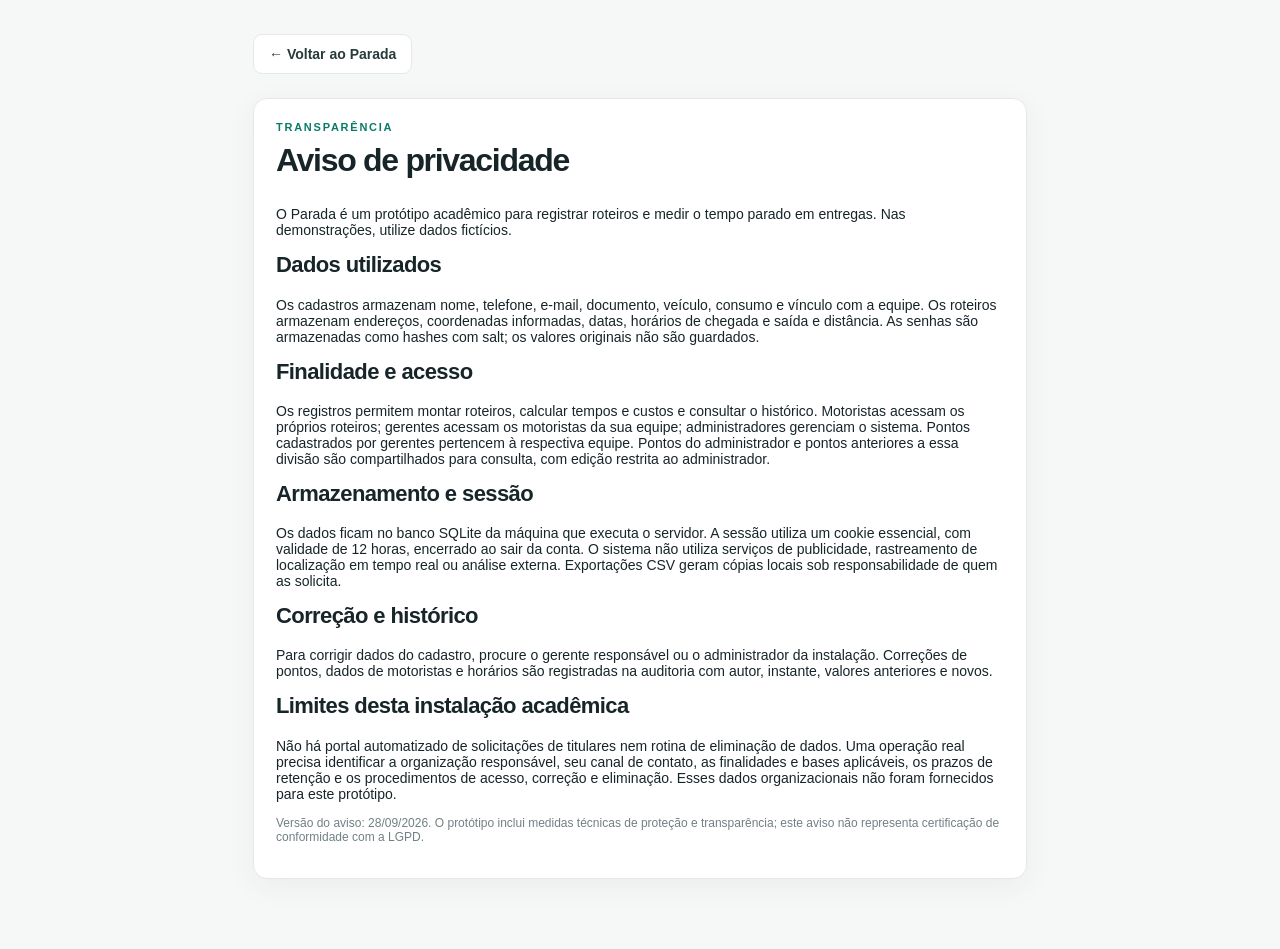
<file: privacidade.html>
<!doctype html>
<html lang="pt-BR"><head><meta charset="utf-8"><meta name="viewport" content="width=device-width,initial-scale=1"><title>Privacidade | Parada</title><link rel="stylesheet" href="/style.css"></head>
<body><main class="content" style="max-width:850px"><a class="button" href="/">← Voltar ao Parada</a><section class="card" style="margin-top:24px"><span class="eyebrow">TRANSPARÊNCIA</span><h1>Aviso de privacidade</h1>
<p>O Parada é um protótipo acadêmico para registrar roteiros e medir o tempo parado em entregas. Nas demonstrações, utilize dados fictícios.</p>
<h2>Dados utilizados</h2><p>Os cadastros armazenam nome, telefone, e-mail, documento, veículo, consumo e vínculo com a equipe. Os roteiros armazenam endereços, coordenadas informadas, datas, horários de chegada e saída e distância. As senhas são armazenadas como hashes com salt; os valores originais não são guardados.</p>
<h2>Finalidade e acesso</h2><p>Os registros permitem montar roteiros, calcular tempos e custos e consultar o histórico. Motoristas acessam os próprios roteiros; gerentes acessam os motoristas da sua equipe; administradores gerenciam o sistema. Pontos cadastrados por gerentes pertencem à respectiva equipe. Pontos do administrador e pontos anteriores a essa divisão são compartilhados para consulta, com edição restrita ao administrador.</p>
<h2>Armazenamento e sessão</h2><p>Os dados ficam no banco SQLite da máquina que executa o servidor. A sessão utiliza um cookie essencial, com validade de 12 horas, encerrado ao sair da conta. O sistema não utiliza serviços de publicidade, rastreamento de localização em tempo real ou análise externa. Exportações CSV geram cópias locais sob responsabilidade de quem as solicita.</p>
<h2>Correção e histórico</h2><p>Para corrigir dados do cadastro, procure o gerente responsável ou o administrador da instalação. Correções de pontos, dados de motoristas e horários são registradas na auditoria com autor, instante, valores anteriores e novos.</p>
<h2>Limites desta instalação acadêmica</h2><p>Não há portal automatizado de solicitações de titulares nem rotina de eliminação de dados. Uma operação real precisa identificar a organização responsável, seu canal de contato, as finalidades e bases aplicáveis, os prazos de retenção e os procedimentos de acesso, correção e eliminação. Esses dados organizacionais não foram fornecidos para este protótipo.</p>
<p class="subtle">Versão do aviso: 28/09/2026. O protótipo inclui medidas técnicas de proteção e transparência; este aviso não representa certificação de conformidade com a LGPD.</p></section></main></body></html>
</file>
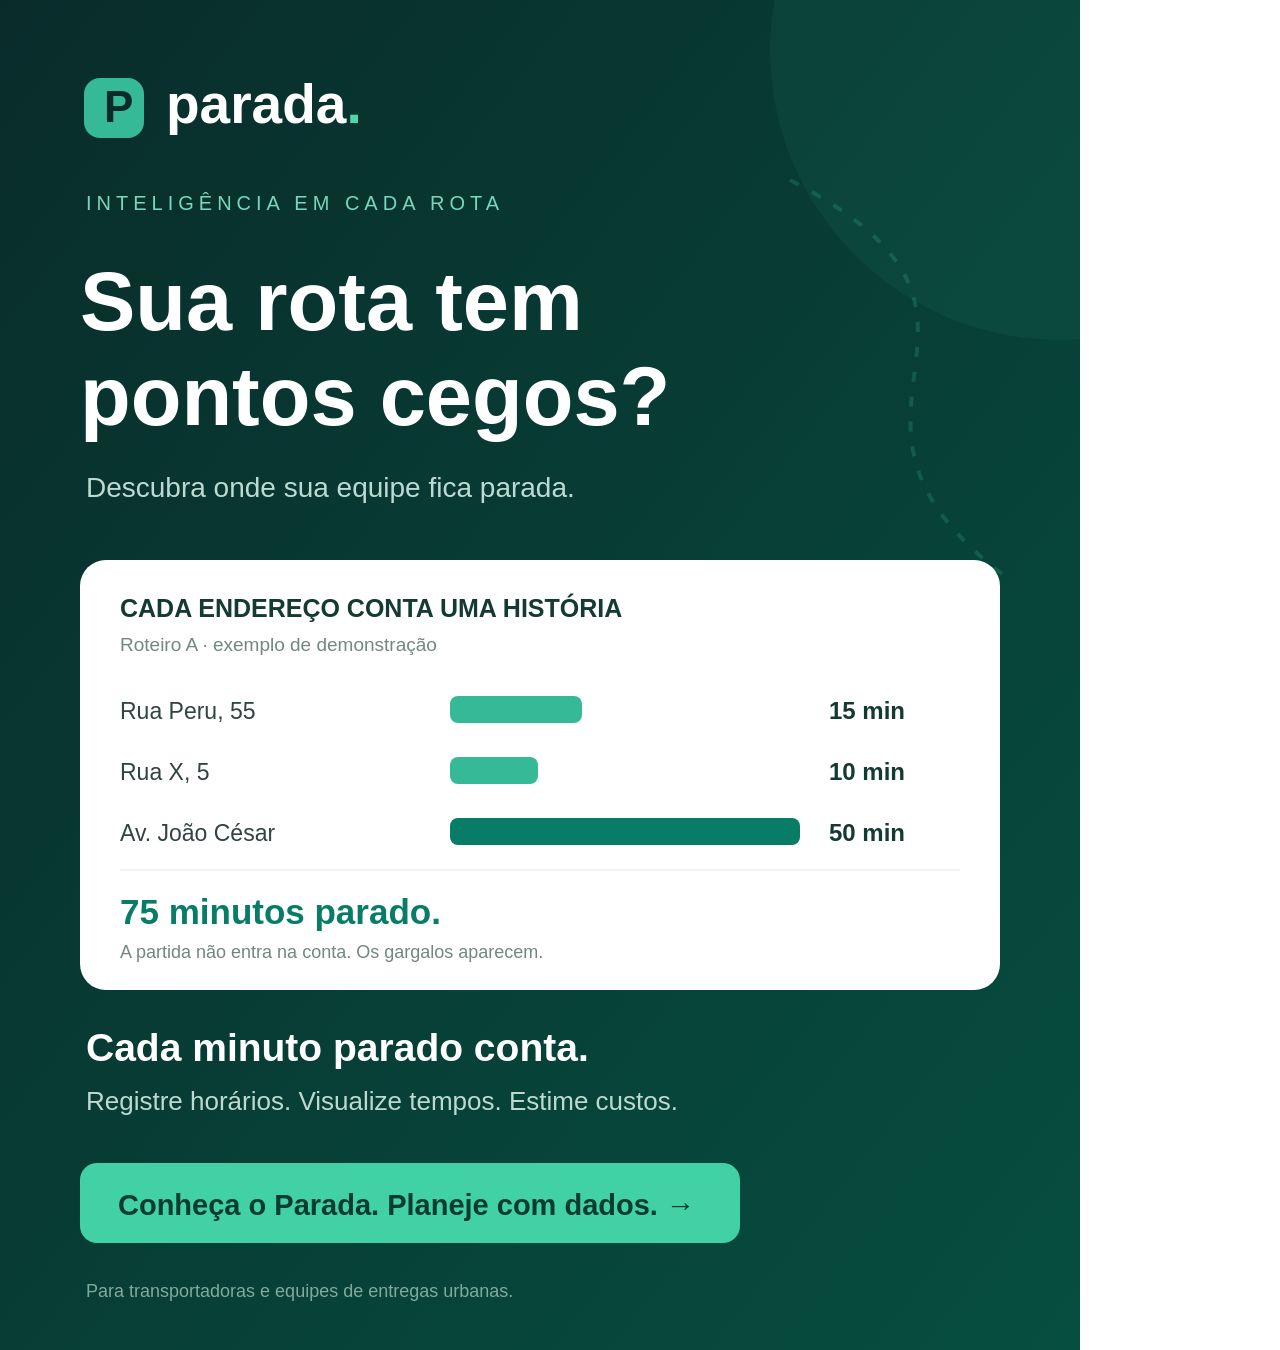
<file: campanha/cartaz.html>
<!doctype html><html lang="pt-BR"><head><meta charset="utf-8"><title>Campanha Parada</title><style>@page{size:1080px 1350px;margin:0}body{margin:0}img{display:block;width:1080px;height:1350px}</style></head><body><img src="cartaz.svg" alt="Cada minuto parado conta — Parada"></body></html>
</file>
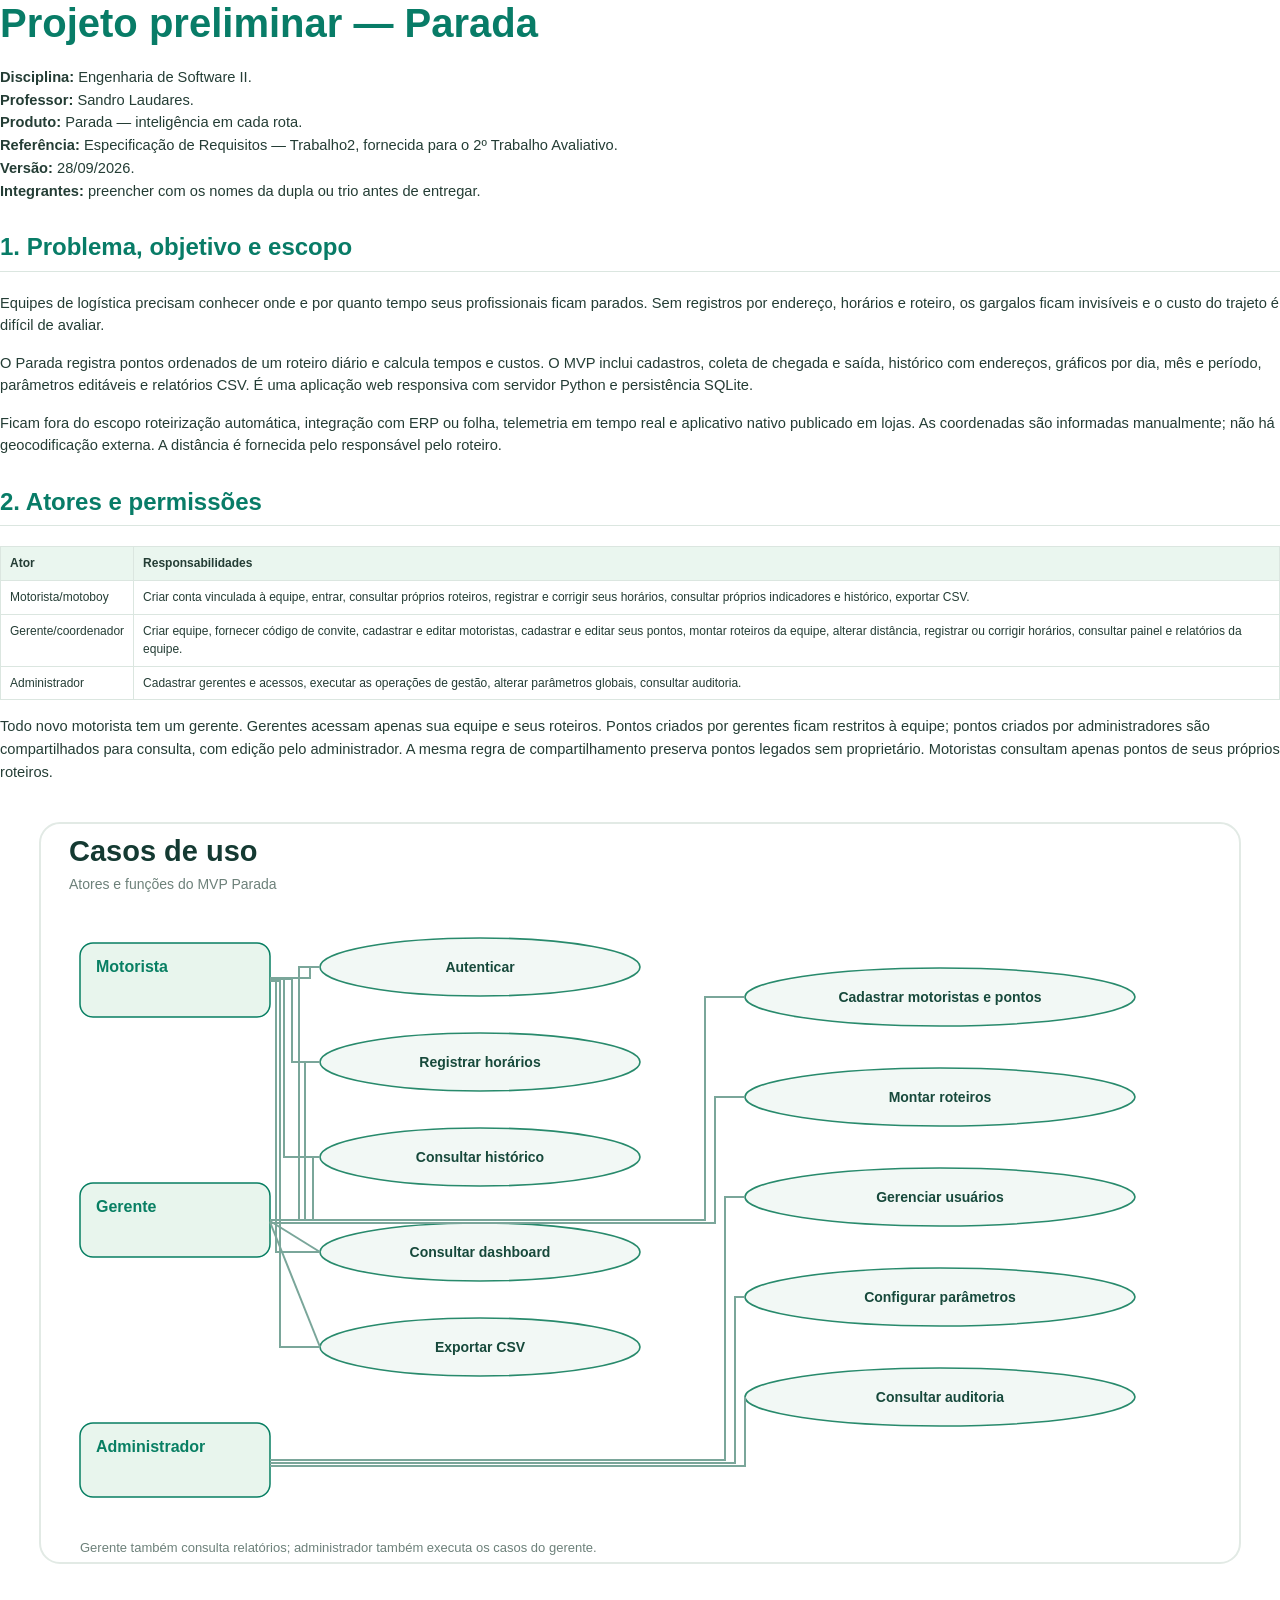
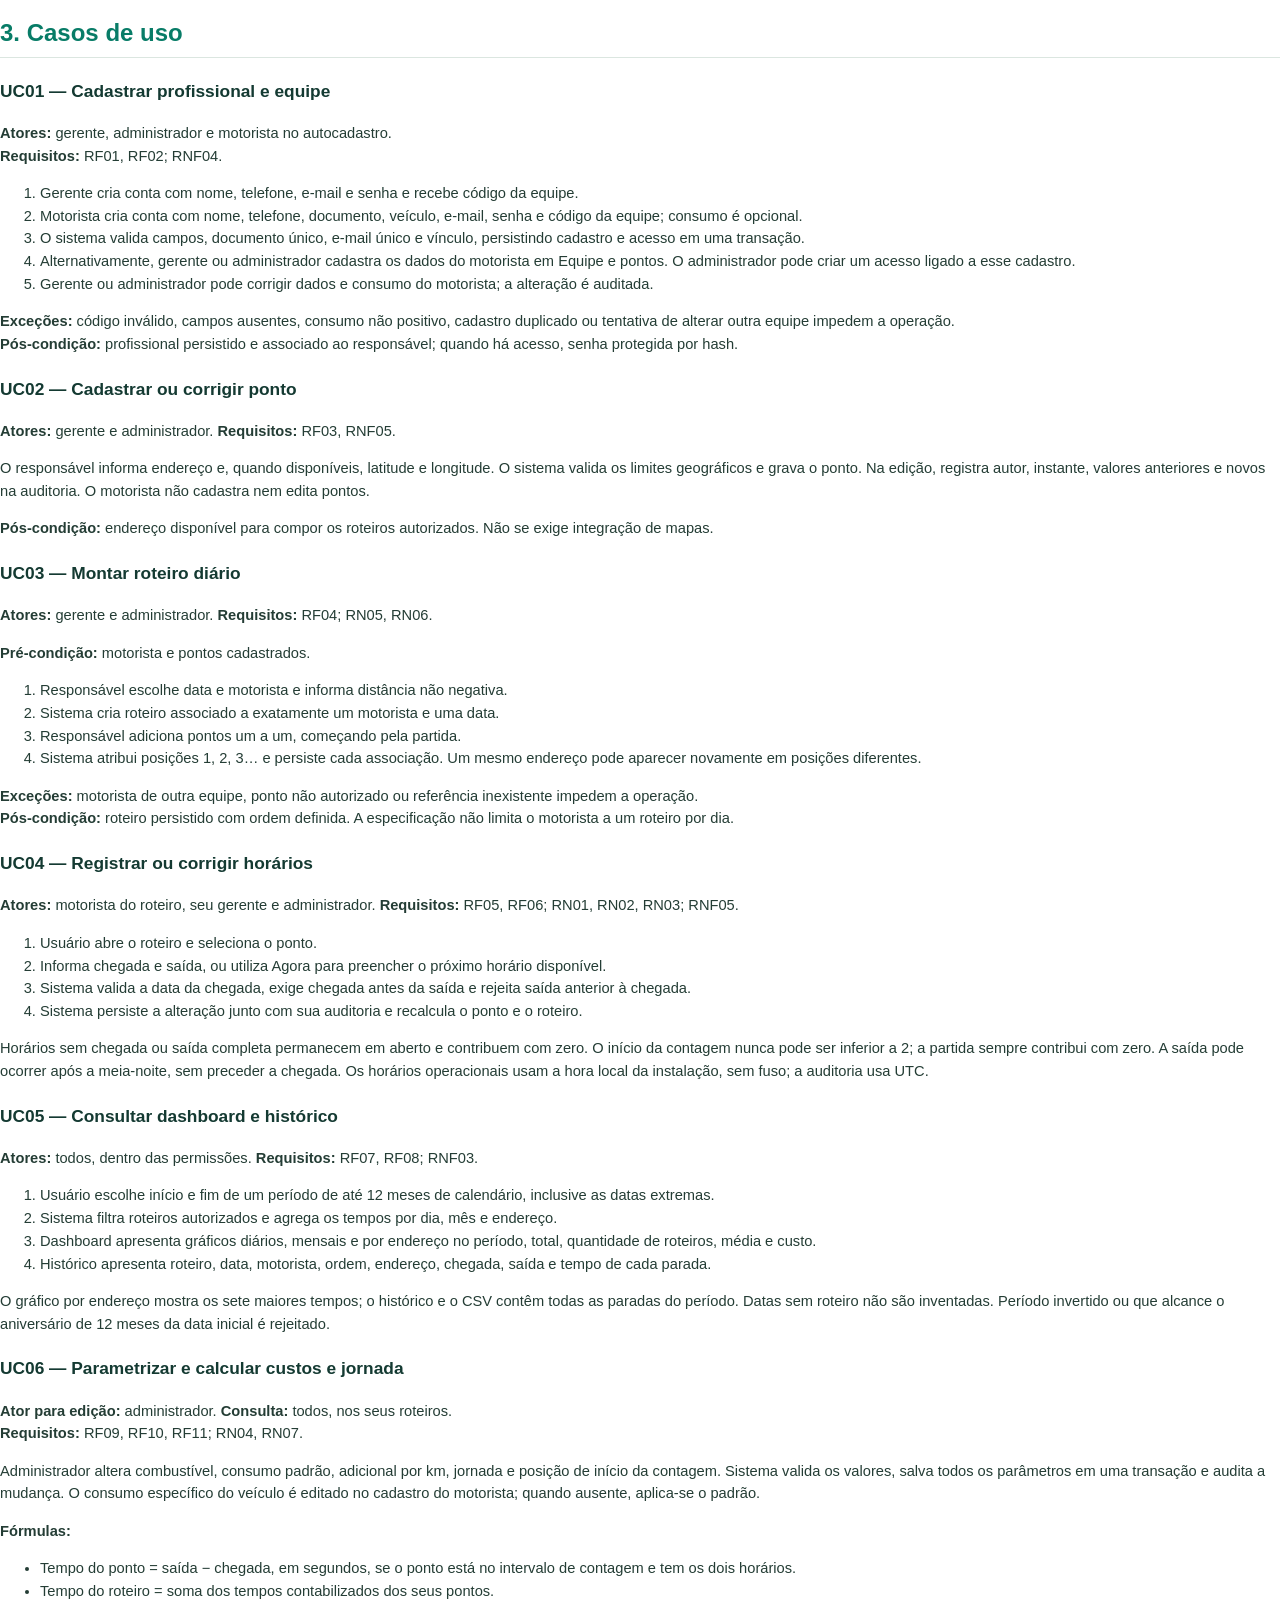
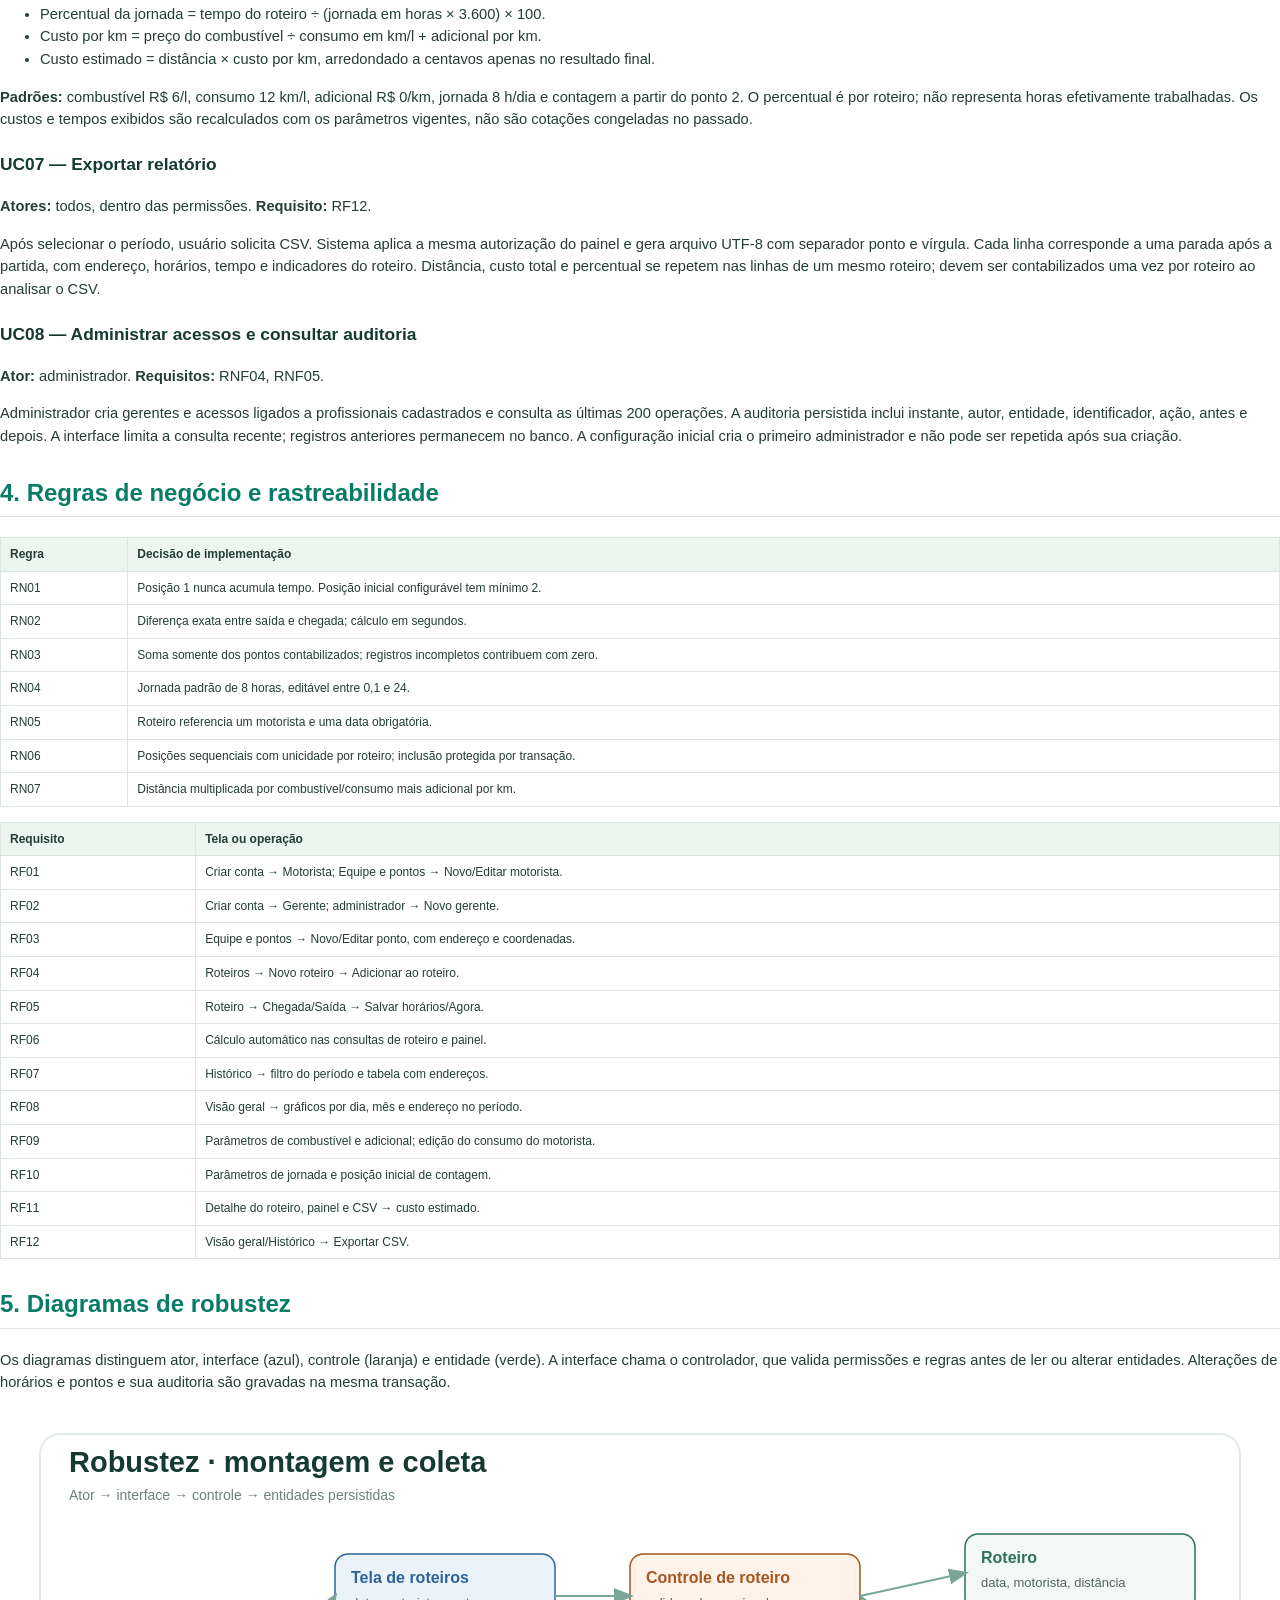
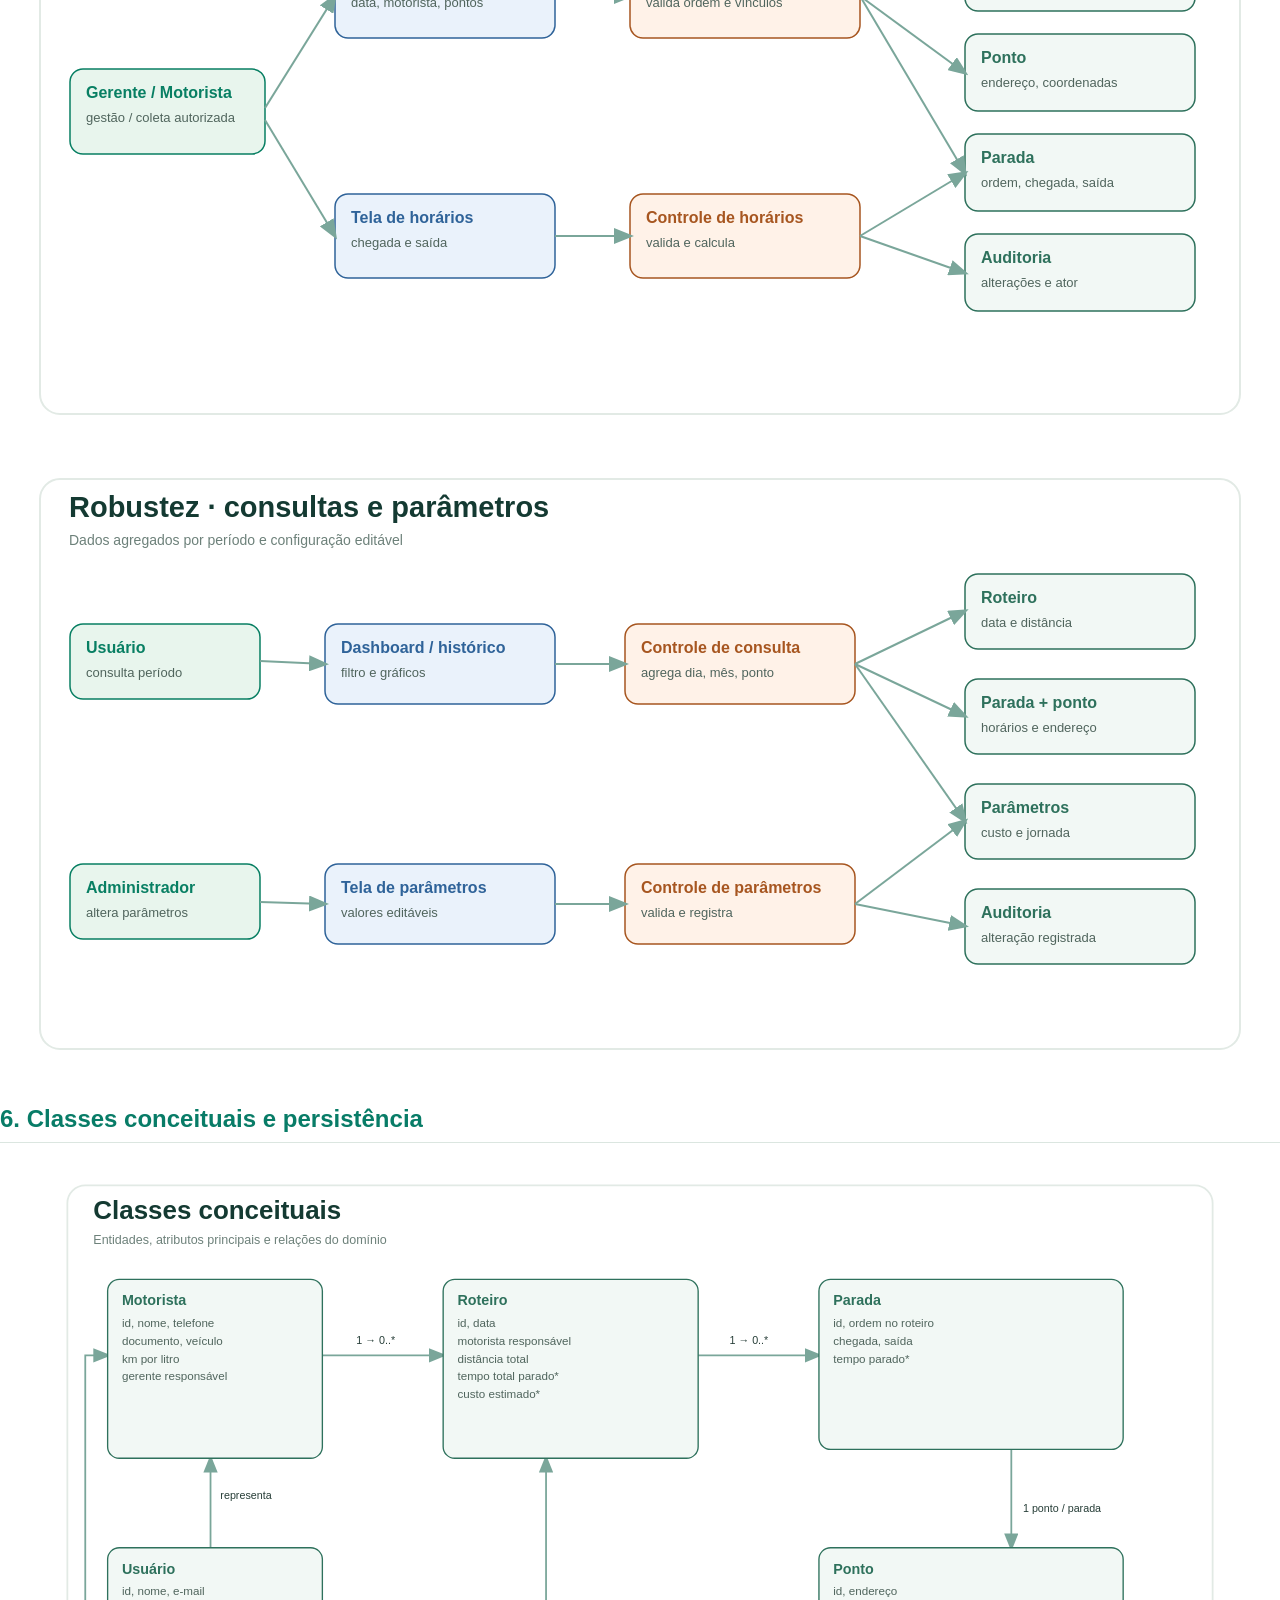
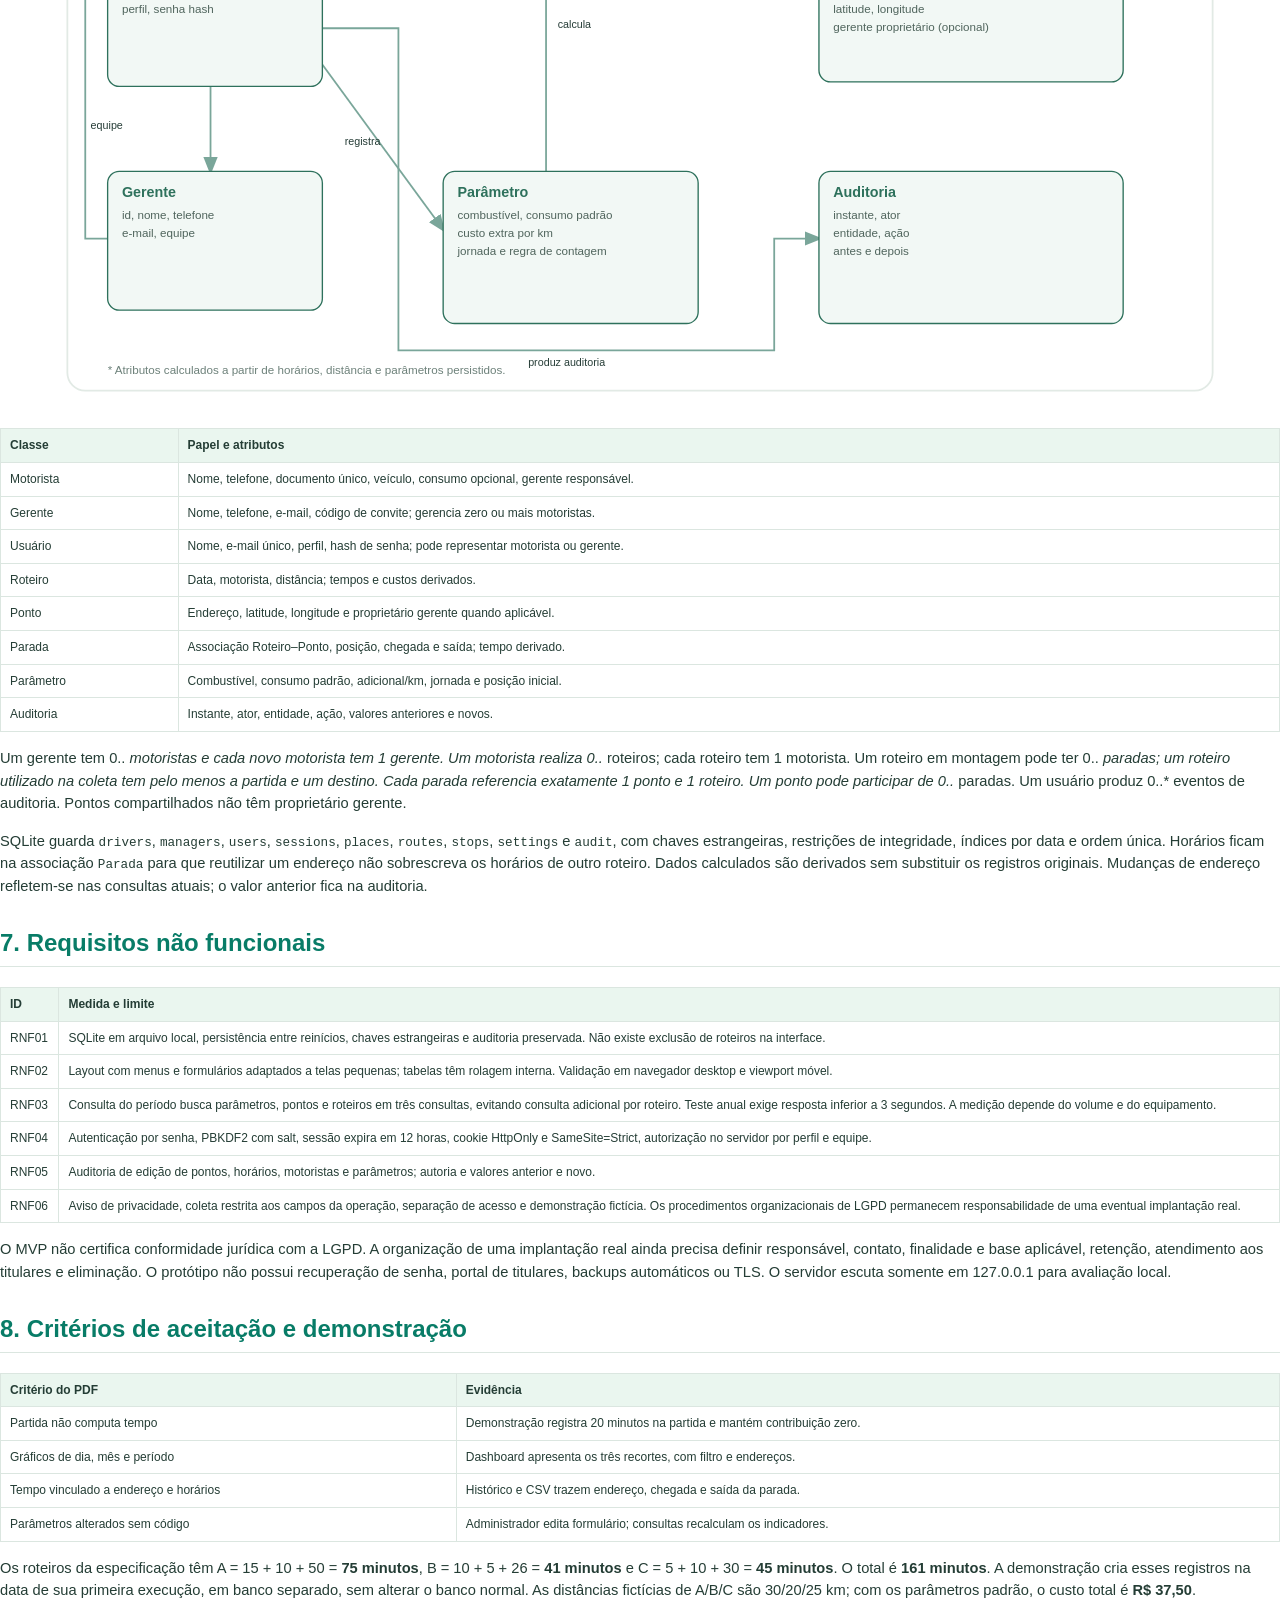
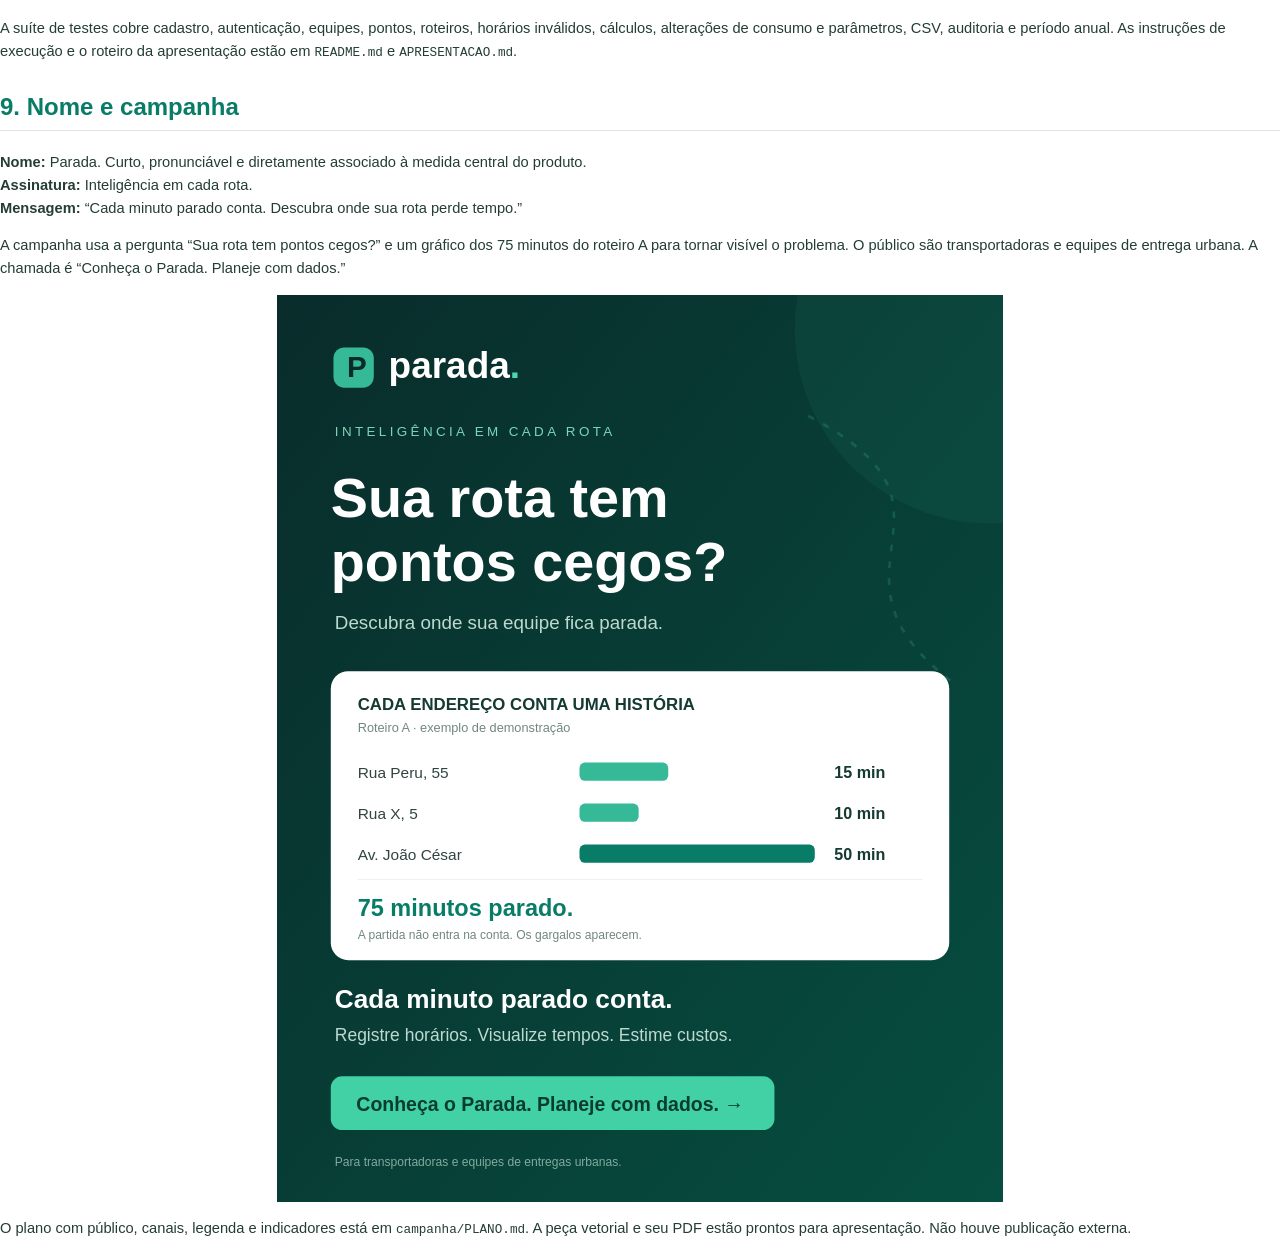
<file: entrega/Projeto-Preliminar-Parada.html>
<!doctype html><html lang="pt-BR"><head><meta charset="utf-8"><title>Projeto preliminar — Parada</title><style>@page{size:A4;margin:20mm 17mm}*{box-sizing:border-box}body{font:11pt/1.55 Arial,sans-serif;color:#243d35;margin:0}h1{font-size:30pt;color:#087c67;line-height:1.15;margin:0 0 20px}h2{font-size:18pt;color:#087c67;border-bottom:1px solid #dbe6e0;padding-bottom:5px;margin-top:26px}h3{font-size:13pt;color:#143a32;margin-top:20px}h1,h2,h3{break-after:avoid}p,li{orphans:3;widows:3}table{border-collapse:collapse;width:100%;font-size:9pt;margin:15px 0}td,th{border:1px solid #dbe6e0;padding:7px 9px;vertical-align:top}th{background:#eaf6ef;text-align:left}tr{break-inside:avoid}img{display:block;max-width:100%;max-height:240mm;margin:15px auto;break-inside:avoid}a{color:#087c67}pre{white-space:pre-wrap;background:#eff5f2;padding:12px}code{font-size:9.5pt}blockquote{border-left:4px solid #36b996;padding-left:16px;color:#567367}footer{font-size:9pt;color:#6b8378;margin-top:25px}.diagram-page{break-before:page;break-after:page;margin:0}.diagram-page img{max-height:225mm}.campaign-page{break-before:page}</style></head><body><h1>Projeto preliminar — Parada</h1>
<p><strong>Disciplina:</strong> Engenharia de Software II.<br>
<strong>Professor:</strong> Sandro Laudares.<br>
<strong>Produto:</strong> Parada — inteligência em cada rota.<br>
<strong>Referência:</strong> Especificação de Requisitos — Trabalho2, fornecida para o 2º Trabalho Avaliativo.<br>
<strong>Versão:</strong> 28/09/2026.<br>
<strong>Integrantes:</strong> preencher com os nomes da dupla ou trio antes de entregar.</p>
<h2>1. Problema, objetivo e escopo</h2>
<p>Equipes de logística precisam conhecer onde e por quanto tempo seus profissionais ficam parados. Sem registros por endereço, horários e roteiro, os gargalos ficam invisíveis e o custo do trajeto é difícil de avaliar.</p>
<p>O Parada registra pontos ordenados de um roteiro diário e calcula tempos e custos. O MVP inclui cadastros, coleta de chegada e saída, histórico com endereços, gráficos por dia, mês e período, parâmetros editáveis e relatórios CSV. É uma aplicação web responsiva com servidor Python e persistência SQLite.</p>
<p>Ficam fora do escopo roteirização automática, integração com ERP ou folha, telemetria em tempo real e aplicativo nativo publicado em lojas. As coordenadas são informadas manualmente; não há geocodificação externa. A distância é fornecida pelo responsável pelo roteiro.</p>
<h2>2. Atores e permissões</h2>
<table>
<thead>
<tr>
<th>Ator</th>
<th>Responsabilidades</th>
</tr>
</thead>
<tbody>
<tr>
<td>Motorista/motoboy</td>
<td>Criar conta vinculada à equipe, entrar, consultar próprios roteiros, registrar e corrigir seus horários, consultar próprios indicadores e histórico, exportar CSV.</td>
</tr>
<tr>
<td>Gerente/coordenador</td>
<td>Criar equipe, fornecer código de convite, cadastrar e editar motoristas, cadastrar e editar seus pontos, montar roteiros da equipe, alterar distância, registrar ou corrigir horários, consultar painel e relatórios da equipe.</td>
</tr>
<tr>
<td>Administrador</td>
<td>Cadastrar gerentes e acessos, executar as operações de gestão, alterar parâmetros globais, consultar auditoria.</td>
</tr>
</tbody>
</table>
<p>Todo novo motorista tem um gerente. Gerentes acessam apenas sua equipe e seus roteiros. Pontos criados por gerentes ficam restritos à equipe; pontos criados por administradores são compartilhados para consulta, com edição pelo administrador. A mesma regra de compartilhamento preserva pontos legados sem proprietário. Motoristas consultam apenas pontos de seus próprios roteiros.</p>
<div class="diagram-page"><img alt="Casos de uso" src="../diagramas/casos-de-uso.svg" /></div>
<h2>3. Casos de uso</h2>
<h3>UC01 — Cadastrar profissional e equipe</h3>
<p><strong>Atores:</strong> gerente, administrador e motorista no autocadastro.<br>
<strong>Requisitos:</strong> RF01, RF02; RNF04.</p>
<ol>
<li>Gerente cria conta com nome, telefone, e-mail e senha e recebe código da equipe.</li>
<li>Motorista cria conta com nome, telefone, documento, veículo, e-mail, senha e código da equipe; consumo é opcional.</li>
<li>O sistema valida campos, documento único, e-mail único e vínculo, persistindo cadastro e acesso em uma transação.</li>
<li>Alternativamente, gerente ou administrador cadastra os dados do motorista em Equipe e pontos. O administrador pode criar um acesso ligado a esse cadastro.</li>
<li>Gerente ou administrador pode corrigir dados e consumo do motorista; a alteração é auditada.</li>
</ol>
<p><strong>Exceções:</strong> código inválido, campos ausentes, consumo não positivo, cadastro duplicado ou tentativa de alterar outra equipe impedem a operação.<br>
<strong>Pós-condição:</strong> profissional persistido e associado ao responsável; quando há acesso, senha protegida por hash.</p>
<h3>UC02 — Cadastrar ou corrigir ponto</h3>
<p><strong>Atores:</strong> gerente e administrador. <strong>Requisitos:</strong> RF03, RNF05.</p>
<p>O responsável informa endereço e, quando disponíveis, latitude e longitude. O sistema valida os limites geográficos e grava o ponto. Na edição, registra autor, instante, valores anteriores e novos na auditoria. O motorista não cadastra nem edita pontos.</p>
<p><strong>Pós-condição:</strong> endereço disponível para compor os roteiros autorizados. Não se exige integração de mapas.</p>
<h3>UC03 — Montar roteiro diário</h3>
<p><strong>Atores:</strong> gerente e administrador. <strong>Requisitos:</strong> RF04; RN05, RN06.</p>
<p><strong>Pré-condição:</strong> motorista e pontos cadastrados.</p>
<ol>
<li>Responsável escolhe data e motorista e informa distância não negativa.</li>
<li>Sistema cria roteiro associado a exatamente um motorista e uma data.</li>
<li>Responsável adiciona pontos um a um, começando pela partida.</li>
<li>Sistema atribui posições 1, 2, 3… e persiste cada associação. Um mesmo endereço pode aparecer novamente em posições diferentes.</li>
</ol>
<p><strong>Exceções:</strong> motorista de outra equipe, ponto não autorizado ou referência inexistente impedem a operação.<br>
<strong>Pós-condição:</strong> roteiro persistido com ordem definida. A especificação não limita o motorista a um roteiro por dia.</p>
<h3>UC04 — Registrar ou corrigir horários</h3>
<p><strong>Atores:</strong> motorista do roteiro, seu gerente e administrador. <strong>Requisitos:</strong> RF05, RF06; RN01, RN02, RN03; RNF05.</p>
<ol>
<li>Usuário abre o roteiro e seleciona o ponto.</li>
<li>Informa chegada e saída, ou utiliza Agora para preencher o próximo horário disponível.</li>
<li>Sistema valida a data da chegada, exige chegada antes da saída e rejeita saída anterior à chegada.</li>
<li>Sistema persiste a alteração junto com sua auditoria e recalcula o ponto e o roteiro.</li>
</ol>
<p>Horários sem chegada ou saída completa permanecem em aberto e contribuem com zero. O início da contagem nunca pode ser inferior a 2; a partida sempre contribui com zero. A saída pode ocorrer após a meia-noite, sem preceder a chegada. Os horários operacionais usam a hora local da instalação, sem fuso; a auditoria usa UTC.</p>
<h3>UC05 — Consultar dashboard e histórico</h3>
<p><strong>Atores:</strong> todos, dentro das permissões. <strong>Requisitos:</strong> RF07, RF08; RNF03.</p>
<ol>
<li>Usuário escolhe início e fim de um período de até 12 meses de calendário, inclusive as datas extremas.</li>
<li>Sistema filtra roteiros autorizados e agrega os tempos por dia, mês e endereço.</li>
<li>Dashboard apresenta gráficos diários, mensais e por endereço no período, total, quantidade de roteiros, média e custo.</li>
<li>Histórico apresenta roteiro, data, motorista, ordem, endereço, chegada, saída e tempo de cada parada.</li>
</ol>
<p>O gráfico por endereço mostra os sete maiores tempos; o histórico e o CSV contêm todas as paradas do período. Datas sem roteiro não são inventadas. Período invertido ou que alcance o aniversário de 12 meses da data inicial é rejeitado.</p>
<h3>UC06 — Parametrizar e calcular custos e jornada</h3>
<p><strong>Ator para edição:</strong> administrador. <strong>Consulta:</strong> todos, nos seus roteiros.<br>
<strong>Requisitos:</strong> RF09, RF10, RF11; RN04, RN07.</p>
<p>Administrador altera combustível, consumo padrão, adicional por km, jornada e posição de início da contagem. Sistema valida os valores, salva todos os parâmetros em uma transação e audita a mudança. O consumo específico do veículo é editado no cadastro do motorista; quando ausente, aplica-se o padrão.</p>
<p><strong>Fórmulas:</strong></p>
<ul>
<li>Tempo do ponto = saída − chegada, em segundos, se o ponto está no intervalo de contagem e tem os dois horários.</li>
<li>Tempo do roteiro = soma dos tempos contabilizados dos seus pontos.</li>
<li>Percentual da jornada = tempo do roteiro ÷ (jornada em horas × 3.600) × 100.</li>
<li>Custo por km = preço do combustível ÷ consumo em km/l + adicional por km.</li>
<li>Custo estimado = distância × custo por km, arredondado a centavos apenas no resultado final.</li>
</ul>
<p><strong>Padrões:</strong> combustível R$ 6/l, consumo 12 km/l, adicional R$ 0/km, jornada 8 h/dia e contagem a partir do ponto 2. O percentual é por roteiro; não representa horas efetivamente trabalhadas. Os custos e tempos exibidos são recalculados com os parâmetros vigentes, não são cotações congeladas no passado.</p>
<h3>UC07 — Exportar relatório</h3>
<p><strong>Atores:</strong> todos, dentro das permissões. <strong>Requisito:</strong> RF12.</p>
<p>Após selecionar o período, usuário solicita CSV. Sistema aplica a mesma autorização do painel e gera arquivo UTF-8 com separador ponto e vírgula. Cada linha corresponde a uma parada após a partida, com endereço, horários, tempo e indicadores do roteiro. Distância, custo total e percentual se repetem nas linhas de um mesmo roteiro; devem ser contabilizados uma vez por roteiro ao analisar o CSV.</p>
<h3>UC08 — Administrar acessos e consultar auditoria</h3>
<p><strong>Ator:</strong> administrador. <strong>Requisitos:</strong> RNF04, RNF05.</p>
<p>Administrador cria gerentes e acessos ligados a profissionais cadastrados e consulta as últimas 200 operações. A auditoria persistida inclui instante, autor, entidade, identificador, ação, antes e depois. A interface limita a consulta recente; registros anteriores permanecem no banco. A configuração inicial cria o primeiro administrador e não pode ser repetida após sua criação.</p>
<h2>4. Regras de negócio e rastreabilidade</h2>
<table>
<thead>
<tr>
<th>Regra</th>
<th>Decisão de implementação</th>
</tr>
</thead>
<tbody>
<tr>
<td>RN01</td>
<td>Posição 1 nunca acumula tempo. Posição inicial configurável tem mínimo 2.</td>
</tr>
<tr>
<td>RN02</td>
<td>Diferença exata entre saída e chegada; cálculo em segundos.</td>
</tr>
<tr>
<td>RN03</td>
<td>Soma somente dos pontos contabilizados; registros incompletos contribuem com zero.</td>
</tr>
<tr>
<td>RN04</td>
<td>Jornada padrão de 8 horas, editável entre 0,1 e 24.</td>
</tr>
<tr>
<td>RN05</td>
<td>Roteiro referencia um motorista e uma data obrigatória.</td>
</tr>
<tr>
<td>RN06</td>
<td>Posições sequenciais com unicidade por roteiro; inclusão protegida por transação.</td>
</tr>
<tr>
<td>RN07</td>
<td>Distância multiplicada por combustível/consumo mais adicional por km.</td>
</tr>
</tbody>
</table>
<table>
<thead>
<tr>
<th>Requisito</th>
<th>Tela ou operação</th>
</tr>
</thead>
<tbody>
<tr>
<td>RF01</td>
<td>Criar conta → Motorista; Equipe e pontos → Novo/Editar motorista.</td>
</tr>
<tr>
<td>RF02</td>
<td>Criar conta → Gerente; administrador → Novo gerente.</td>
</tr>
<tr>
<td>RF03</td>
<td>Equipe e pontos → Novo/Editar ponto, com endereço e coordenadas.</td>
</tr>
<tr>
<td>RF04</td>
<td>Roteiros → Novo roteiro → Adicionar ao roteiro.</td>
</tr>
<tr>
<td>RF05</td>
<td>Roteiro → Chegada/Saída → Salvar horários/Agora.</td>
</tr>
<tr>
<td>RF06</td>
<td>Cálculo automático nas consultas de roteiro e painel.</td>
</tr>
<tr>
<td>RF07</td>
<td>Histórico → filtro do período e tabela com endereços.</td>
</tr>
<tr>
<td>RF08</td>
<td>Visão geral → gráficos por dia, mês e endereço no período.</td>
</tr>
<tr>
<td>RF09</td>
<td>Parâmetros de combustível e adicional; edição do consumo do motorista.</td>
</tr>
<tr>
<td>RF10</td>
<td>Parâmetros de jornada e posição inicial de contagem.</td>
</tr>
<tr>
<td>RF11</td>
<td>Detalhe do roteiro, painel e CSV → custo estimado.</td>
</tr>
<tr>
<td>RF12</td>
<td>Visão geral/Histórico → Exportar CSV.</td>
</tr>
</tbody>
</table>
<h2>5. Diagramas de robustez</h2>
<p>Os diagramas distinguem ator, interface (azul), controle (laranja) e entidade (verde). A interface chama o controlador, que valida permissões e regras antes de ler ou alterar entidades. Alterações de horários e pontos e sua auditoria são gravadas na mesma transação.</p>
<div class="diagram-page"><img alt="Robustez da montagem e coleta" src="../diagramas/robustez-roteiro.svg" /></div>
<div class="diagram-page"><img alt="Robustez das consultas e parâmetros" src="../diagramas/robustez-consultas.svg" /></div>
<div class="diagram-page"><h2>6. Classes conceituais e persistência</h2><img alt="Classes conceituais" src="../diagramas/classes-conceituais.svg" /></div>
<table>
<thead>
<tr>
<th>Classe</th>
<th>Papel e atributos</th>
</tr>
</thead>
<tbody>
<tr>
<td>Motorista</td>
<td>Nome, telefone, documento único, veículo, consumo opcional, gerente responsável.</td>
</tr>
<tr>
<td>Gerente</td>
<td>Nome, telefone, e-mail, código de convite; gerencia zero ou mais motoristas.</td>
</tr>
<tr>
<td>Usuário</td>
<td>Nome, e-mail único, perfil, hash de senha; pode representar motorista ou gerente.</td>
</tr>
<tr>
<td>Roteiro</td>
<td>Data, motorista, distância; tempos e custos derivados.</td>
</tr>
<tr>
<td>Ponto</td>
<td>Endereço, latitude, longitude e proprietário gerente quando aplicável.</td>
</tr>
<tr>
<td>Parada</td>
<td>Associação Roteiro–Ponto, posição, chegada e saída; tempo derivado.</td>
</tr>
<tr>
<td>Parâmetro</td>
<td>Combustível, consumo padrão, adicional/km, jornada e posição inicial.</td>
</tr>
<tr>
<td>Auditoria</td>
<td>Instante, ator, entidade, ação, valores anteriores e novos.</td>
</tr>
</tbody>
</table>
<p>Um gerente tem 0..<em> motoristas e cada novo motorista tem 1 gerente. Um motorista realiza 0..</em> roteiros; cada roteiro tem 1 motorista. Um roteiro em montagem pode ter 0..<em> paradas; um roteiro utilizado na coleta tem pelo menos a partida e um destino. Cada parada referencia exatamente 1 ponto e 1 roteiro. Um ponto pode participar de 0..</em> paradas. Um usuário produz 0..* eventos de auditoria. Pontos compartilhados não têm proprietário gerente.</p>
<p>SQLite guarda <code>drivers</code>, <code>managers</code>, <code>users</code>, <code>sessions</code>, <code>places</code>, <code>routes</code>, <code>stops</code>, <code>settings</code> e <code>audit</code>, com chaves estrangeiras, restrições de integridade, índices por data e ordem única. Horários ficam na associação <code>Parada</code> para que reutilizar um endereço não sobrescreva os horários de outro roteiro. Dados calculados são derivados sem substituir os registros originais. Mudanças de endereço refletem-se nas consultas atuais; o valor anterior fica na auditoria.</p>
<h2>7. Requisitos não funcionais</h2>
<table>
<thead>
<tr>
<th>ID</th>
<th>Medida e limite</th>
</tr>
</thead>
<tbody>
<tr>
<td>RNF01</td>
<td>SQLite em arquivo local, persistência entre reinícios, chaves estrangeiras e auditoria preservada. Não existe exclusão de roteiros na interface.</td>
</tr>
<tr>
<td>RNF02</td>
<td>Layout com menus e formulários adaptados a telas pequenas; tabelas têm rolagem interna. Validação em navegador desktop e viewport móvel.</td>
</tr>
<tr>
<td>RNF03</td>
<td>Consulta do período busca parâmetros, pontos e roteiros em três consultas, evitando consulta adicional por roteiro. Teste anual exige resposta inferior a 3 segundos. A medição depende do volume e do equipamento.</td>
</tr>
<tr>
<td>RNF04</td>
<td>Autenticação por senha, PBKDF2 com salt, sessão expira em 12 horas, cookie HttpOnly e SameSite=Strict, autorização no servidor por perfil e equipe.</td>
</tr>
<tr>
<td>RNF05</td>
<td>Auditoria de edição de pontos, horários, motoristas e parâmetros; autoria e valores anterior e novo.</td>
</tr>
<tr>
<td>RNF06</td>
<td>Aviso de privacidade, coleta restrita aos campos da operação, separação de acesso e demonstração fictícia. Os procedimentos organizacionais de LGPD permanecem responsabilidade de uma eventual implantação real.</td>
</tr>
</tbody>
</table>
<p>O MVP não certifica conformidade jurídica com a LGPD. A organização de uma implantação real ainda precisa definir responsável, contato, finalidade e base aplicável, retenção, atendimento aos titulares e eliminação. O protótipo não possui recuperação de senha, portal de titulares, backups automáticos ou TLS. O servidor escuta somente em 127.0.0.1 para avaliação local.</p>
<h2>8. Critérios de aceitação e demonstração</h2>
<table>
<thead>
<tr>
<th>Critério do PDF</th>
<th>Evidência</th>
</tr>
</thead>
<tbody>
<tr>
<td>Partida não computa tempo</td>
<td>Demonstração registra 20 minutos na partida e mantém contribuição zero.</td>
</tr>
<tr>
<td>Gráficos de dia, mês e período</td>
<td>Dashboard apresenta os três recortes, com filtro e endereços.</td>
</tr>
<tr>
<td>Tempo vinculado a endereço e horários</td>
<td>Histórico e CSV trazem endereço, chegada e saída da parada.</td>
</tr>
<tr>
<td>Parâmetros alterados sem código</td>
<td>Administrador edita formulário; consultas recalculam os indicadores.</td>
</tr>
</tbody>
</table>
<p>Os roteiros da especificação têm A = 15 + 10 + 50 = <strong>75 minutos</strong>, B = 10 + 5 + 26 = <strong>41 minutos</strong> e C = 5 + 10 + 30 = <strong>45 minutos</strong>. O total é <strong>161 minutos</strong>. A demonstração cria esses registros na data de sua primeira execução, em banco separado, sem alterar o banco normal. As distâncias fictícias de A/B/C são 30/20/25 km; com os parâmetros padrão, o custo total é <strong>R$ 37,50</strong>.</p>
<p>A suíte de testes cobre cadastro, autenticação, equipes, pontos, roteiros, horários inválidos, cálculos, alterações de consumo e parâmetros, CSV, auditoria e período anual. As instruções de execução e o roteiro da apresentação estão em <code>README.md</code> e <code>APRESENTACAO.md</code>.</p>
<h2>9. Nome e campanha</h2>
<p><strong>Nome:</strong> Parada. Curto, pronunciável e diretamente associado à medida central do produto.<br>
<strong>Assinatura:</strong> Inteligência em cada rota.<br>
<strong>Mensagem:</strong> “Cada minuto parado conta. Descubra onde sua rota perde tempo.”</p>
<p>A campanha usa a pergunta “Sua rota tem pontos cegos?” e um gráfico dos 75 minutos do roteiro A para tornar visível o problema. O público são transportadoras e equipes de entrega urbana. A chamada é “Conheça o Parada. Planeje com dados.”</p>
<p class="campaign-page"><img alt="Cartaz de divulgação" src="../campanha/cartaz.svg" /></p>
<p>O plano com público, canais, legenda e indicadores está em <code>campanha/PLANO.md</code>. A peça vetorial e seu PDF estão prontos para apresentação. Não houve publicação externa.</p></body></html>
</file>
<file: style.css>
:root{--ink:#172529;--muted:#718083;--line:#e4e9e7;--bg:#f6f8f7;--green:#087c67;--green-dark:#065c4e;--mint:#e0f4ed;--orange:#ec8d4f;--white:#fff;--shadow:0 7px 30px rgba(15,57,48,.055)}
*{box-sizing:border-box}body{margin:0;background:var(--bg);color:var(--ink);font:14px 'DM Sans',Arial,sans-serif}button,input,select{font:inherit}button{cursor:pointer}button:disabled{opacity:.5;cursor:not-allowed}a{color:var(--green)}h1,h2,h3,p{margin-top:0}h1,h2,h3{font-family:Manrope,'DM Sans',sans-serif}h1{font-size:32px;line-height:1.18;letter-spacing:-1.3px}h2{font-size:22px;letter-spacing:-.6px}h3{font-size:16px;letter-spacing:-.2px}[hidden]{display:none!important}.layout{display:flex;min-height:100vh}.sidebar{width:250px;flex:none;background:#092c2b;color:#d5e5df;display:flex;flex-direction:column;padding:28px 16px 17px;min-height:100vh}.brand,.auth-brand{display:flex;align-items:center;gap:10px;font:800 25px Manrope,sans-serif;letter-spacing:-1.6px;color:#fff;padding:0 14px}.logo-mark{height:32px;width:32px;border-radius:9px;background:#27b794;color:#063b34;display:grid;place-items:center;font-size:21px;letter-spacing:-2px}.brand-dot{color:#34c7a0}.side-label{color:#7fa5a0;font-size:10px;letter-spacing:1.5px;font-weight:800;margin:57px 14px 14px}.sidebar nav{display:grid;gap:4px}.sidebar nav button{width:100%;display:flex;align-items:center;gap:12px;text-align:left;color:#b5cfca;background:none;border:0;border-radius:9px;padding:12px 13px;font-weight:600}.sidebar nav button:hover,.sidebar nav button.active{background:#176055;color:white}.nav-icon{font-size:18px;width:21px;text-align:center;line-height:1}.side-bottom{margin-top:auto}.side-tip{background:#16413e;border:1px solid #2d5c54;border-radius:12px;padding:16px;display:grid;gap:6px;margin:16px 1px}.side-tip span{color:#60d7ab;font-size:22px}.side-tip strong{color:white;line-height:1.35}.side-tip small{line-height:1.5;color:#a9c8c1}.account{display:flex;gap:10px;align-items:center;padding:12px 6px 0;border-top:1px solid #31504c}.avatar{background:#cfece0;color:#096451;border-radius:50%;width:33px;height:33px;display:grid;place-items:center;font-weight:800}.account small{display:block;color:#9ab9b2;margin-top:2px}.account button{margin-left:auto;background:none;border:0;color:#b3d8d0;font-size:18px}.main-column{flex:1;min-width:0}.topbar{height:65px;background:#fff;border-bottom:1px solid var(--line);display:flex;align-items:center;padding:0 35px;gap:13px;color:#465e5b;font-weight:700}.topbar-right{margin-left:auto;font-size:10px;letter-spacing:1.25px;color:#7b8d8a}.status-dot{display:inline-block;background:#27bc8a;width:7px;height:7px;border-radius:50%;margin-left:9px}.icon-button{border:0;background:none;font-size:19px;display:none}.content{max-width:1370px;margin:auto;padding:34px 38px 70px}.page-head{display:flex;justify-content:space-between;align-items:flex-start;gap:20px;margin-bottom:25px}.page-head p{color:var(--muted);margin:7px 0 0}.eyebrow{text-transform:uppercase;font-size:11px;font-weight:800;letter-spacing:1.75px;color:var(--green);display:block;margin-bottom:9px}.actions,.filters{display:flex;gap:10px;align-items:end;flex-wrap:wrap}.button{display:inline-flex;align-items:center;justify-content:center;gap:10px;border:1px solid var(--line);border-radius:9px;padding:10px 15px;background:white;color:#263b3a;font-weight:700;min-height:40px;text-decoration:none}.button:hover{border-color:#7bb7a8}.button.primary{background:var(--green);color:white;border-color:var(--green)}.button.primary:hover{background:var(--green-dark)}.button.soft{background:var(--mint);color:#0a745e;border-color:var(--mint)}.button.small{padding:7px 10px;font-size:12px;min-height:31px}.card{background:#fff;border:1px solid var(--line);border-radius:14px;box-shadow:var(--shadow);padding:22px}.metrics{display:grid;grid-template-columns:repeat(4,minmax(0,1fr));gap:14px;margin-bottom:19px}.metric{padding:19px 20px;min-height:122px}.metric .label{color:#697e7b;font-size:12px;font-weight:700}.metric strong{display:block;font:800 29px Manrope,sans-serif;letter-spacing:-1px;margin:14px 0 3px}.metric small{color:#8a9b97}.metric em{float:right;background:#e8f6ef;color:#087b60;border-radius:8px;padding:5px 7px;font-style:normal}.chart-grid{display:grid;grid-template-columns:1.3fr 1fr;gap:18px;margin-bottom:18px}.card-head{display:flex;justify-content:space-between;align-items:center;gap:10px;margin-bottom:20px}.card-head h3{margin:0}.subtle{color:var(--muted);font-size:12px}.bars{display:flex;gap:9px;align-items:end;height:220px;border-bottom:1px solid #dce5e1;padding:10px 3px 0;overflow-x:auto}.bar-item{height:100%;flex:1;min-width:25px;display:flex;flex-direction:column;justify-content:flex-end;align-items:center;gap:8px}.bar-value{font-size:10px;color:#476862;white-space:nowrap}.bar{width:min(100%,38px);border-radius:5px 5px 0 0;background:#36b996;min-height:3px}.bar-item:nth-child(3n) .bar{background:#85d7bd}.bar-label{font-size:10px;color:#879894;white-space:nowrap;height:15px}.h-bars{display:grid;gap:17px;max-height:226px;overflow:auto}.hbar-row{display:grid;grid-template-columns:120px 1fr 58px;gap:10px;align-items:center;font-size:12px}.hbar-row span{overflow:hidden;text-overflow:ellipsis;white-space:nowrap}.track{height:9px;border-radius:30px;background:#edf4f0}.fill{height:100%;border-radius:30px;background:#49be9b}.empty{color:#93a29e;text-align:center;padding:70px 0}.table-wrap{overflow-x:auto}.table{border-collapse:collapse;width:100%;min-width:660px}.table th{text-align:left;color:#82918e;font-size:10px;letter-spacing:1px;text-transform:uppercase;padding:11px 12px;border-bottom:1px solid var(--line)}.table td{padding:14px 12px;border-bottom:1px solid #edf0ee;color:#314442}.table tr:last-child td{border-bottom:0}.table tr:hover td{background:#fafcfb}.pill{font-size:11px;border-radius:30px;background:#e9f7f0;color:#0b8064;padding:6px 9px;font-weight:800;white-space:nowrap}.pill.gray{background:#edf1f0;color:#71837f}.section-grid{display:grid;grid-template-columns:1fr 1fr;gap:18px}.stack{display:grid;gap:18px}.form-grid{display:grid;grid-template-columns:repeat(2,minmax(0,1fr));gap:13px}.form-grid.single{grid-template-columns:1fr}.form-grid label,.filters label{display:grid;gap:6px;color:#596b68;font-size:12px;font-weight:700}.form-grid input,.form-grid select,.filters input,.filters select{width:100%;min-width:0;border:1px solid #dbe3df;border-radius:8px;background:#fff;padding:10px 11px;color:#243733;outline:none}.form-grid input:focus,.form-grid select:focus,.filters input:focus{border-color:#21a888;box-shadow:0 0 0 3px #d9f5ea}.form-grid .full{grid-column:1/-1}.form-grid button{justify-self:start}.filters{margin-bottom:19px}.detail-grid{display:grid;grid-template-columns:repeat(3,1fr);gap:13px;margin:16px 0}.detail-box{background:#f3f8f5;border-radius:9px;padding:14px}.detail-box small{color:#738784;display:block}.detail-box strong{font-size:18px;display:block;margin-top:5px}.route-stops{display:grid;gap:12px}.stop{border:1px solid var(--line);border-radius:11px;padding:17px;display:grid;grid-template-columns:36px 1fr auto;gap:10px;align-items:start}.stop-number{width:30px;height:30px;background:#e2f5eb;color:#087a5e;border-radius:50%;display:grid;place-items:center;font-weight:800}.stop strong{display:block}.stop-meta{font-size:12px;color:#788985;margin-top:5px}.stop-times{display:flex;gap:9px;align-items:end;flex-wrap:wrap;margin-top:12px}.stop-times label{font-size:11px;color:#71837f;display:grid;gap:3px}.stop-times input{border:1px solid #dae3df;border-radius:6px;padding:6px 7px;width:180px}.muted{color:#81918e}.notice{padding:13px 15px;background:#eaf6ef;border-radius:9px;color:#32735f;margin-bottom:17px;font-size:13px}.auth-wrap{min-height:100vh;display:flex;flex-direction:column;align-items:center;justify-content:center;background:radial-gradient(circle at 80% 15%,#dcefe6,transparent 32%),#f5f9f6;padding:25px}.auth-brand{color:#143c35;margin-bottom:35px}.auth-card{width:min(100%,440px);padding:36px;border:1px solid #e3ece7;background:white;border-radius:18px;box-shadow:0 20px 60px rgba(15,72,54,.09)}.auth-card p{color:#748580;margin-bottom:27px}.auth-card .button{width:100%;margin-top:10px;justify-content:space-between}.auth-wrap>small{color:#83958d;margin-top:26px}#toast{position:fixed;right:22px;bottom:22px;z-index:10;background:#163f35;color:white;padding:12px 17px;border-radius:9px;box-shadow:0 8px 24px #163f3533;opacity:0;transform:translateY(15px);pointer-events:none;transition:.2s}#toast.show{opacity:1;transform:translateY(0)}#toast.error{background:#a0362d}@media(max-width:1050px){.sidebar{width:215px}.metrics{grid-template-columns:repeat(2,1fr)}.chart-grid{grid-template-columns:1fr}.content{padding:26px}}@media(max-width:760px){.sidebar{position:fixed;z-index:5;left:-260px;top:0;height:100vh;transition:left .2s;box-shadow:8px 0 25px #00291c23}.sidebar.open{left:0}.icon-button{display:block}.topbar{padding:0 19px}.topbar-right{display:none}.content{padding:24px 16px 50px}.page-head{display:block}.page-head .actions{margin-top:15px}.section-grid,.detail-grid{grid-template-columns:1fr}.metrics{gap:10px}.metric{padding:15px;min-height:110px}.metric strong{font-size:23px}.form-grid{grid-template-columns:1fr}.stop{grid-template-columns:33px 1fr}.stop>div:last-child{grid-column:2}.auth-card{padding:28px}}

.auth-tabs{display:flex;gap:10px;margin-bottom:22px}.auth-card .auth-tabs .button{justify-content:center;margin:0}#auth-driver-fields{margin:0;padding:16px;border:1px solid var(--line);border-radius:10px}#auth-driver-fields legend{color:var(--green);font-weight:700;padding:0 5px}#auth-driver-fields small{color:var(--muted);line-height:1.5}.team-code{display:inline-block;font-size:16px;font-weight:700;letter-spacing:1px;overflow-wrap:anywhere;user-select:all}.auth-card #setup-link{font-size:12px;justify-content:center;margin-top:20px}
.logout-button{width:100%;margin-top:14px;background:transparent;color:#d5e5df;border-color:#31504c}.logout-button:hover{background:#176055}#logout-top{margin-left:auto;flex-shrink:0}.sidebar{max-height:100dvh;overflow-y:auto;position:sticky;top:0}.account>span:nth-child(2){min-width:0;overflow-wrap:anywhere}
@media(max-width:760px){.sidebar{position:fixed}}
</file>
